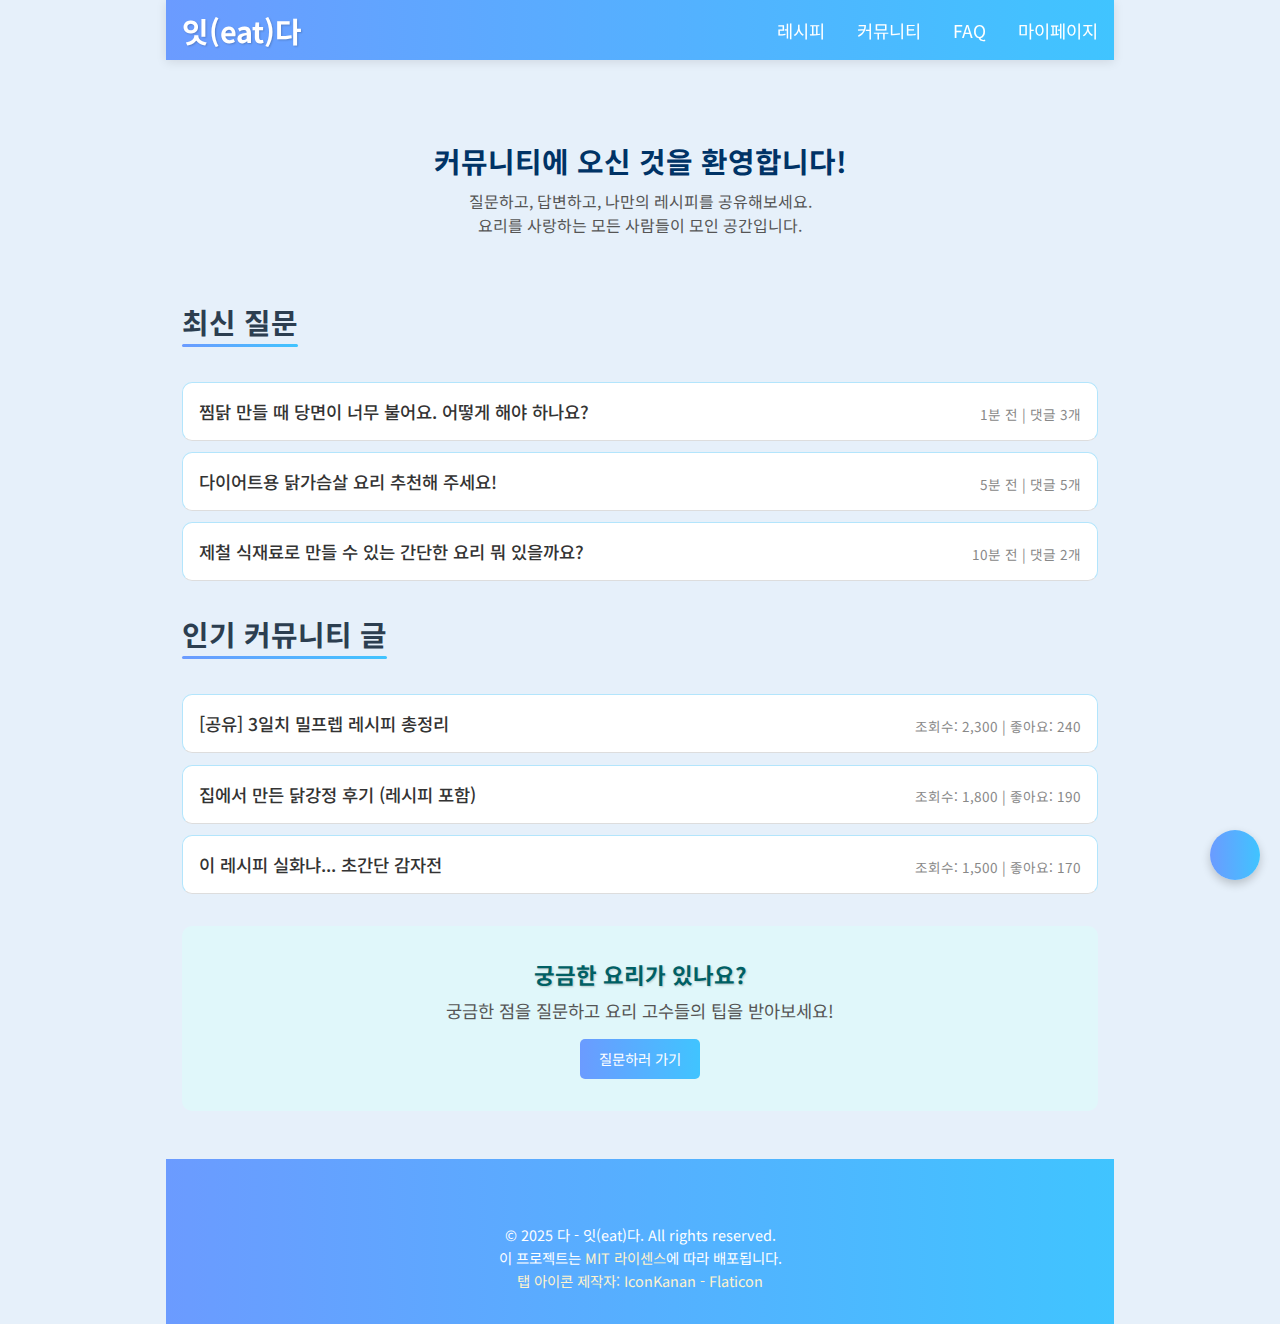
<file: commu.html>
<!DOCTYPE html>
<html lang="ko">
<head>
    <meta charset="UTF-8">
    <meta name="viewport" content="width=device-width, initial-scale=1.0">
    <title>잇(eat)다</title>
    <link rel="foodbook icon" type="image/x-icon" href="tab-icon.png">
    <link href="https://fonts.googleapis.com/css2?family=Noto+Sans+KR:wght@400;500;700&display=swap" rel="stylesheet">
    <link rel="stylesheet" href="https://cdnjs.cloudflare.com/ajax/libs/font-awesome/6.5.1/css/all.min.css" integrity="sha512-DTOQO9RWCH3ppGqcWaEA1BIZOC6xxalwEsw9c2QQeAIftl+Vegovlnee1c9QX4TctnWMn13TZye+giMm8e2LwA==" crossorigin="anonymous" referrerpolicy="no-referrer" />
    <!-- CSS 파일 연결 -->
    <link rel="stylesheet" href="css/global.css">
    <link rel="stylesheet" href="css/header.css">
    <link rel="stylesheet" href="css/main.css">
    <link rel="stylesheet" href="css/footer.css">
    <link rel="stylesheet" href="css/home-icon.css">
    <link rel="stylesheet" href="css/responsive.css">
    <link rel="stylesheet" href="css/commu.css">
</head>
<body class="index-page">
    <!-- 헤더 섹션 -->
    <header>
        <nav class="navbar">
            <i class="fas fa-bars hamburger"></i>
            <div class="logo">잇(eat)다</div>
            <ul class="nav-menu">
                <li class="nav-item">레시피</li>
                <li class="nav-item">커뮤니티</li>
                <li class="nav-item">FAQ</li>
                <li class="nav-item">마이페이지</li>
            </ul>
            <!-- 메뉴 컨테이너 -->
            <div class="menu-container">
                <div class="menu-section">
                    <a href="recipe.html"><h4>레시피</h4></a>
                    <ul>
                        <li><a href="recipecol.html">레시피 모음</a></li>
                        <li><a href="ingredient.html">식재료 정보</a></li>
                        <li><a href="developing.html">조합 레시피(개발중)</a></li>
                    </ul>
                </div>
                <div class="menu-section">
                    <a href="commu.html"><h4>커뮤니티</h4></a>
                    <ul>
                        <li><a href="#">전체 질문</a></li>
                        <li><a href="#">전체 커뮤니티 글</a></li>
                        <li><a href="#">질문 작성</a></li>
                        <li><a href="#">나만의 레시피</a></li>
                    </ul>
                </div>
                <div class="menu-section">
                    <a href="faq.html"><h4>FAQ</h4></a>
                    <ul>
                        <li><a href="faq.html">요리 Q&A</a></li>
                        <li><a href="#">식재료 Q&A</a></li>
                        <li><a href="#">사이트 이용법</a></li>
                    </ul>
                </div>
                <div class="menu-section">
                    <a href="#"><h4>마이페이지</h4></a>
                    <ul>
                        <li><a href="#">프로필 관리</a></li>
                        <li><a href="#">내 저장 레시피</a></li>
                        <li><a href="#">내 활동</a></li>
                        <li><a href="#">설정</a></li>
                    </ul>
                </div>
            </div>
        </nav>
    </header>

    <!-- 메인 섹션 -->
    <main class="commu-content">
        <section class="community-intro">
            <h2>커뮤니티에 오신 것을 환영합니다!</h2>
            <p>질문하고, 답변하고, 나만의 레시피를 공유해보세요.<br>요리를 사랑하는 모든 사람들이 모인 공간입니다.</p>
        </section>
    
        <section class="latest-questions">
            <h2>최신 질문</h2>
            <ul class="question-list">
                <li>
                    <a href="#">찜닭 만들 때 당면이 너무 불어요. 어떻게 해야 하나요?</a>
                    <span class="meta">1분 전 | 댓글 3개</span>
                </li>
                <li>
                    <a href="#">다이어트용 닭가슴살 요리 추천해 주세요!</a>
                    <span class="meta">5분 전 | 댓글 5개</span>
                </li>
                <li>
                    <a href="#">제철 식재료로 만들 수 있는 간단한 요리 뭐 있을까요?</a>
                    <span class="meta">10분 전 | 댓글 2개</span>
                </li>
            </ul>
        </section>
    
        <section class="popular-posts">
            <h2>인기 커뮤니티 글</h2>
            <ul class="question-list">
                <li>
                    <a href="#">[공유] 3일치 밀프렙 레시피 총정리</a>
                    <span class="meta">조회수: 2,300 | 좋아요: 240</span>
                </li>
                <li>
                    <a href="#">집에서 만든 닭강정 후기 (레시피 포함)</a>
                    <span class="meta">조회수: 1,800 | 좋아요: 190</span>
                </li>
                <li>
                    <a href="#">이 레시피 실화냐... 초간단 감자전</a>
                    <span class="meta">조회수: 1,500 | 좋아요: 170</span>
                </li>
            </ul>
        </section>
    
        <section class="ad-box">
            <h3>궁금한 요리가 있나요?</h3>
            <p>궁금한 점을 질문하고 요리 고수들의 팁을 받아보세요!</p>
            <a href="#" class="btn">질문하러 가기</a>
        </section>
    </main>

    <!-- 푸터 섹션 -->
    <footer class="index-content">
        <div class="license-section">
            <p>
                © 2025 다 - 잇(eat)다. All rights reserved.<br>
                이 프로젝트는 <a href="https://opensource.org/licenses/MIT" target="_blank" rel="noopener">MIT 라이센스</a>에 따라 배포됩니다.<br>
                <a href="https://www.flaticon.com/kr/free-icon/eat_5451528?term=%EB%A8%B9%EB%8B%A4&page=1&position=5&origin=search&related_id=5451528" title="먹다 아이콘">탭 아이콘 제작자: IconKanan - Flaticon</a>
            </p>
        </div>
    </footer>

    <!-- 홈 아이콘 -->
    <div class="home-icon">
        <a href="index.html">
            <i class="fa-solid fa-house"></i>
        </a>
    </div>

    <!-- JavaScript 파일 연결 -->
    <script src="js/common.js"></script>
    <script src="js/index.js"></script>
</body>
</html>
</file>
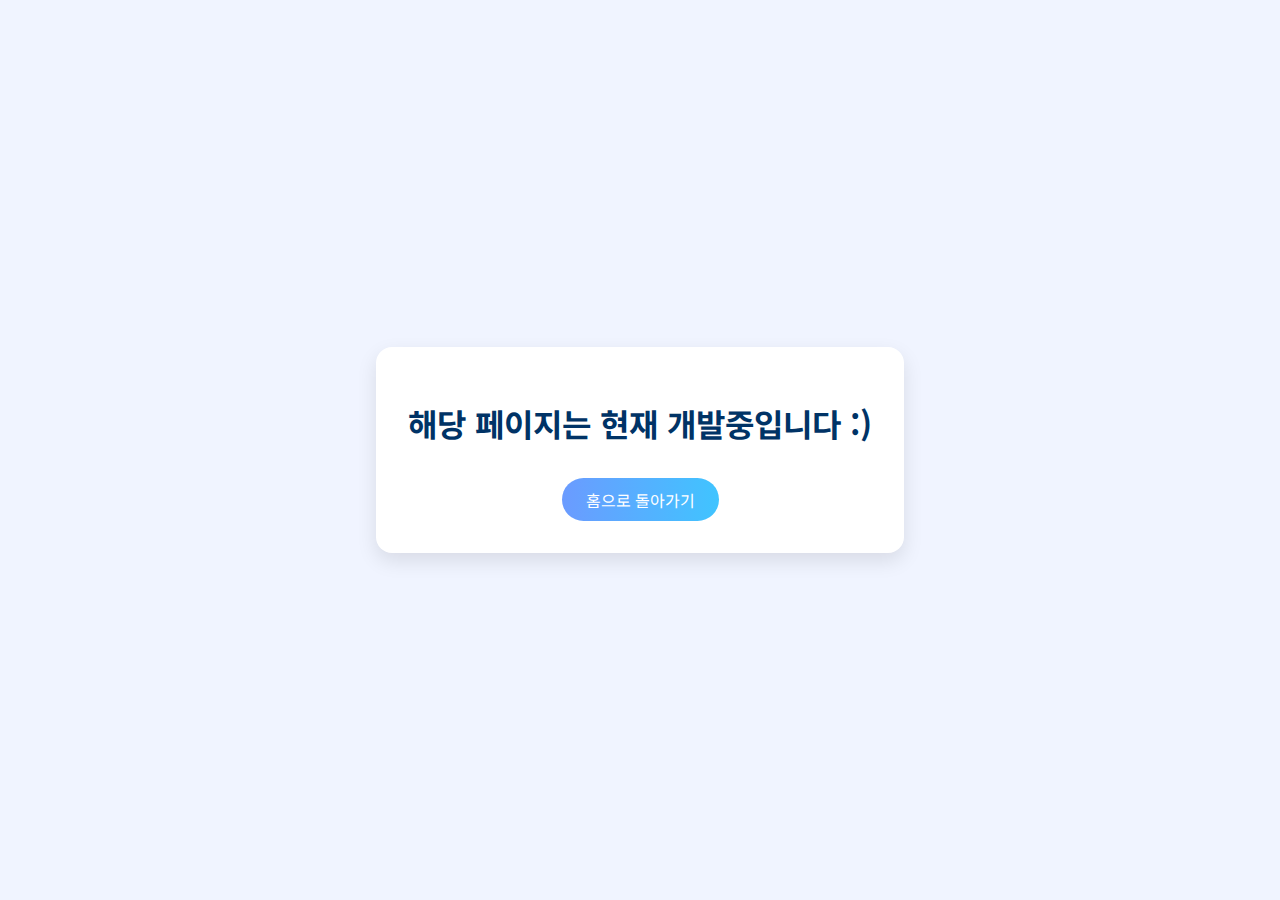
<file: developing.html>
<!DOCTYPE html>
<html lang="ko">
<head>
  <meta charset="UTF-8">
  <meta name="viewport" content="width=device-width, initial-scale=1.0">
  <title>개발중</title>
  <link href="https://fonts.googleapis.com/css2?family=Noto+Sans+KR:wght@500&display=swap" rel="stylesheet">
  <link rel="stylesheet" href="css/developing.css"/>
</head>
<body>
  <div class="container">
    <h1>해당 페이지는 현재 개발중입니다 :)</h1>
    <a href="index.html" class="btn-home">홈으로 돌아가기</a>
  </div>
</body>
</html>
</file>
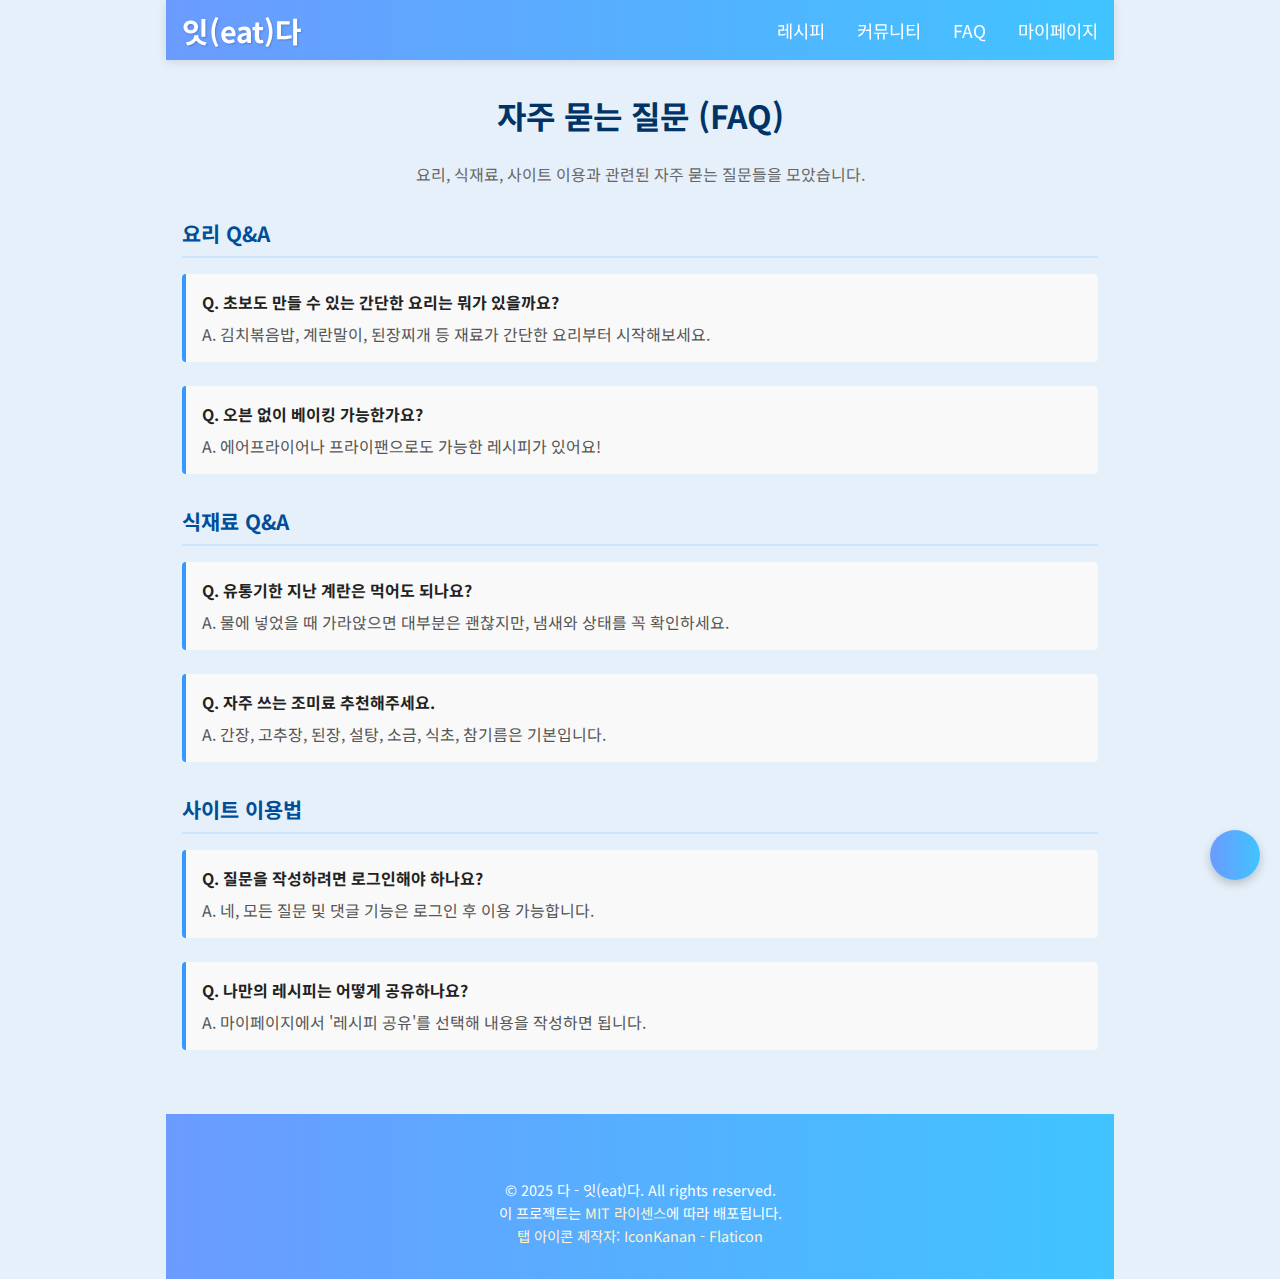
<file: faq.html>
<html lang="ko"><head>
    <meta charset="UTF-8">
    <meta name="viewport" content="width=device-width, initial-scale=1.0">
    <title>잇(eat)다</title>
    <link rel="foodbook icon" type="image/x-icon" href="tab-icon.png">
    <link href="https://fonts.googleapis.com/css2?family=Noto+Sans+KR:wght@400;500;700&amp;display=swap" rel="stylesheet">
    <link rel="stylesheet" href="https://cdnjs.cloudflare.com/ajax/libs/font-awesome/6.5.1/css/all.min.css" integrity="sha512-DTOQO9RWCH3ppGqcWaEA1BIZOC6xxalwEsw9c2QQeAIftl+Vegovlnee1c9QX4TctnWMn13TZye+giMm8e2LwA==" crossorigin="anonymous" referrerpolicy="no-referrer">
    <!-- CSS 파일 연결 -->
    <link rel="stylesheet" href="css/global.css">
    <link rel="stylesheet" href="css/header.css">
    <link rel="stylesheet" href="css/main.css">
    <link rel="stylesheet" href="css/footer.css">
    <link rel="stylesheet" href="css/home-icon.css">
    <link rel="stylesheet" href="css/responsive.css">
    <link rel="stylesheet" href="css/faq.css">
</head>
<body class="index-page">
    <!-- 헤더 섹션 -->
    <header>
        <nav class="navbar">
            <i class="fas fa-bars hamburger"></i>
            <div class="logo">잇(eat)다</div>
            <ul class="nav-menu">
                <li class="nav-item">레시피</li>
                <li class="nav-item">커뮤니티</li>
                <li class="nav-item">FAQ</li>
                <li class="nav-item">마이페이지</li>
            </ul>
            <!-- 메뉴 컨테이너 -->
            <div class="menu-container">
                <div class="menu-section">
                    <a href="recipe.html"><h4>레시피</h4></a>
                    <ul>
                        <li><a href="recipecol.html">레시피 모음</a></li>
                        <li><a href="ingredient.html">식재료 정보</a></li>
                        <li><a href="developing.html">조합 레시피(개발중)</a></li>
                    </ul>
                </div>
                <div class="menu-section">
                    <a href="commu.html"><h4>커뮤니티</h4></a>
                    <ul>
                        <li><a href="#">전체 질문</a></li>
                        <li><a href="#">전체 커뮤니티 글</a></li>
                        <li><a href="#">질문 작성</a></li>
                        <li><a href="#">나만의 레시피</a></li>
                    </ul>
                </div>
                <div class="menu-section">
                    <a href="faq.html"><h4>FAQ</h4></a>
                    <ul>
                        <li><a href="faq.html">요리 Q&A</a></li>
                        <li><a href="#">식재료 Q&A</a></li>
                        <li><a href="#">사이트 이용법</a></li>
                    </ul>
                </div>
                <div class="menu-section">
                    <a href="#"><h4>마이페이지</h4></a>
                    <ul>
                        <li><a href="#">프로필 관리</a></li>
                        <li><a href="#">내 저장 레시피</a></li>
                        <li><a href="#">내 활동</a></li>
                        <li><a href="#">설정</a></li>
                    </ul>
                </div>
            </div>
        </nav>
    </header>

    <!-- 메인 섹션 -->
     
<main class="faq-content">
    <section class="faq-intro">
        <h2>자주 묻는 질문 (FAQ)</h2>
        <p>요리, 식재료, 사이트 이용과 관련된 자주 묻는 질문들을 모았습니다.</p>
    </section>

    <section class="faq-section">
        <h3>요리 Q&A</h3>
        <ul class="faq-list">
            <li>
                <strong>Q. 초보도 만들 수 있는 간단한 요리는 뭐가 있을까요?</strong>
                <p>A. 김치볶음밥, 계란말이, 된장찌개 등 재료가 간단한 요리부터 시작해보세요.</p>
            </li>
            <li>
                <strong>Q. 오븐 없이 베이킹 가능한가요?</strong>
                <p>A. 에어프라이어나 프라이팬으로도 가능한 레시피가 있어요!</p>
            </li>
        </ul>
    </section>

    <section class="faq-section">
        <h3>식재료 Q&A</h3>
        <ul class="faq-list">
            <li>
                <strong>Q. 유통기한 지난 계란은 먹어도 되나요?</strong>
                <p>A. 물에 넣었을 때 가라앉으면 대부분은 괜찮지만, 냄새와 상태를 꼭 확인하세요.</p>
            </li>
            <li>
                <strong>Q. 자주 쓰는 조미료 추천해주세요.</strong>
                <p>A. 간장, 고추장, 된장, 설탕, 소금, 식초, 참기름은 기본입니다.</p>
            </li>
        </ul>
    </section>

    <section class="faq-section">
        <h3>사이트 이용법</h3>
        <ul class="faq-list">
            <li>
                <strong>Q. 질문을 작성하려면 로그인해야 하나요?</strong>
                <p>A. 네, 모든 질문 및 댓글 기능은 로그인 후 이용 가능합니다.</p>
            </li>
            <li>
                <strong>Q. 나만의 레시피는 어떻게 공유하나요?</strong>
                <p>A. 마이페이지에서 '레시피 공유'를 선택해 내용을 작성하면 됩니다.</p>
            </li>
        </ul>
    </section>
</main>


    <!-- 푸터 섹션 -->
    <footer class="index-content">
        <div class="license-section">
            <p>
                © 2025 다 - 잇(eat)다. All rights reserved.<br>
                이 프로젝트는 <a href="https://opensource.org/licenses/MIT" target="_blank" rel="noopener">MIT 라이센스</a>에 따라 배포됩니다.<br>
                <a href="https://www.flaticon.com/kr/free-icon/eat_5451528?term=%EB%A8%B9%EB%8B%A4&amp;page=1&amp;position=5&amp;origin=search&amp;related_id=5451528" title="먹다 아이콘">탭 아이콘 제작자: IconKanan - Flaticon</a>
            </p>
        </div>
    </footer>

    <!-- 홈 아이콘 -->
    <div class="home-icon">
        <a href="index.html">
            <i class="fa-solid fa-house"></i>
        </a>
    </div>

    <!-- JavaScript 파일 연결 -->
    <script src="js/common.js"></script>
    <script src="js/index.js"></script>

</body></html>
</file>
<file: css/global.css>
/* 전역 리셋 및 기본 스타일 */
* {
    margin: 0;
    padding: 0;
    box-sizing: border-box;
    font-family: 'Noto Sans KR', sans-serif;
}

body {
    background-color: #e6f0fa;
    -webkit-user-select: none;
    -moz-user-select: none;
    -ms-user-select: none;
    user-select: none;

    /* 추가된 중앙 정렬용 패딩 */
    padding-left: 13%;
    padding-right: 13%;
}
</file>
<file: css/header.css>
/* 헤더 스타일 */
header {
    background: linear-gradient(90deg, #6b9bff, #40c4ff);
    position: sticky;
    top: 0;
    z-index: 100;
    box-shadow: 0 2px 10px rgba(0, 0, 0, 0.1);
    height: 60px;
    transition: top 0.3s ease;
}

header.hide {
    top: -100px;
  }

.navbar {
    max-width: 1200px;
    margin: 0 auto;
    display: flex;
    align-items: center;
    padding: 1rem;
    height: 100%;
}

.hamburger {
    color: white;
    font-size: 1.5rem;
    cursor: pointer;
    display: none;
}

.logo {
    color: white;
    font-size: 1.8rem;
    font-weight: bold;
    text-shadow: 1px 1px 2px rgba(0, 0, 0, 0.2);
    transition: opacity 0.3s ease;
}

.nav-menu {
    list-style: none;
    display: flex;
    gap: 2rem;
    margin-left: auto;
    transition: opacity 0.3s ease;
}

.nav-item a,
.nav-item {
    color: white;
    text-decoration: none;
    font-size: 1.1rem;
    transition: color 0.3s ease;
}

.nav-item a:hover,
.nav-item:hover {
    color: #000000;
}

/* index.html의 메뉴 컨테이너 스타일 */
.menu-container {
    background-color: #ffffff;
    box-shadow: 0 4px 10px rgba(0, 0, 0, 0.1);
    border: 1px solid #b3e5fc;
    z-index: 99;
    display: none;
}

.menu-section {
    padding: 0 1rem;
}

.menu-section h4 {
    color: #2c3e50;
    font-size: 1.2rem;
    margin-bottom: 0.5rem;
}

/* h4를 감싼 링크 스타일 */
.menu-section a > h4 {
color: #2c3e50;
text-decoration: none;
margin-bottom: 0.5rem;
display: inline-block;
font-size: 1.2rem;
transition: color 0.3s ease;
}

/* 마우스 호버 시 색상만 변화 */
.menu-section a:hover > h4 {
color: #6b9bff;
}

/* 혹시 밑줄이 들어간 ::after 제거 */
.menu-section h4::after {
content: none !important;
display: none !important;
}
  
.menu-section ul {
    list-style: none;
}

.menu-section li {
    padding: 0.5rem 0;
}

.menu-section li a {
    color: #2c3e50;
    font-size: 0.9rem;
    text-decoration: none;
    transition: color 0.3s ease;
}

.menu-section li a:hover {
    color: #6b9bff;
}
</file>
<file: css/main.css>
/* 메인 콘텐츠 스타일 */
main {
    max-width: 1200px;
    margin: 3rem auto;
    padding: 0 1rem;
}

.recipe-section,
.today-recipe,
.popular-questions {
    margin-bottom: 3rem;
}

h2 {
    font-size: 1.8rem;
    margin-bottom: 1.5rem;
    color: #2c3e50;
    position: relative;
    display: inline-block;
}

h2::after {
    content: '';
    position: absolute;
    bottom: -5px;
    left: 0;
    width: 100%;
    height: 3px;
    background: linear-gradient(90deg, #6b9bff, #40c4ff);
    border-radius: 2px;
}

.recipe-grid {
    display: grid;
    grid-template-columns: repeat(auto-fill, minmax(250px, 1fr));
    gap: 1.5rem;
}

.recipe-card {
    background-color: white;
    border-radius: 15px;
    box-shadow: 0 5px 15px rgba(0, 0, 0, 0.05);
    padding: 1.5rem;
    text-align: center;
    transition: transform 0.3s ease, box-shadow 0.3s ease;
}

.recipe-card:hover {
    transform: translateY(-5px);
    box-shadow: 0 8px 20px rgba(0, 0, 0, 0.1);
}

.recipe-card img {
    max-width: 100%;
    border-radius: 10px;
    margin-bottom: 1rem;
    border: 2px solid #b3e5fc;
}

.recipe-card h3 {
    font-size: 1.3rem;
    margin-bottom: 0.5rem;
    color: #2c3e50;
}

.recipe-card p {
    color: #7f8c8d;
    font-size: 0.9rem;
    margin-bottom: 1rem;
    line-height: 1.5;
}

.btn {
    display: inline-block;
    padding: 0.6rem 1.2rem;
    background: linear-gradient(90deg, #6b9bff, #40c4ff);
    color: white;
    text-decoration: none;
    border-radius: 25px;
    font-size: 0.9rem;
    transition: background 0.3s ease, transform 0.3s ease;
}

.btn:hover {
    background: linear-gradient(90deg, #40c4ff, #6b9bff);
    transform: scale(1.05);
}

/* index.html의 질문 리스트 스타일 */
.question-list {
    list-style: none;
}

.question-list li {
    background-color: white;
    padding: 1.2rem;
    margin-bottom: 0.7rem;
    border-radius: 10px;
    display: flex;
    justify-content: space-between;
    align-items: center;
    transition: background 0.3s ease;
    border: 1px solid #b3e5fc;
}

.question-list li:hover {
    background-color: #f0f8ff;
}

.question-list li a {
    color: #2c3e50;
    text-decoration: none;
    font-weight: 500;
}

.question-list li a:hover {
    color: #6b9bff;
}

.meta {
    color: #95a5a6;
    font-size: 0.9rem;
}

.ad-box {
    max-width: 1200px;
    margin: 0 auto;
    background-color: rgb(140, 199, 255);
    padding: 2rem;
    border-radius: 15px;
    backdrop-filter: blur(5px);
    transition: transform 0.3s ease, box-shadow 0.3s ease;
    text-align: center;
}

.ad-box:hover {
    transform: translateY(-5px);
    box-shadow: 0 8px 20px rgba(0, 0, 0, 0.1);
}

.ad-box h3 {
    font-size: 1.8rem;
    margin-bottom: 0.7rem;
    text-shadow: 1px 1px 2px rgba(0, 0, 0, 0.2);
    color: white;
}

.ad-box p {
    margin-bottom: 1.5rem;
    font-size: 1.1rem;
    color: black;
}
</file>
<file: css/footer.css>
/* 푸터 스타일 */
footer {
    background: linear-gradient(90deg, #6b9bff, #40c4ff);
    color: white;
    padding: 1rem 0;
    text-align: center;
}

.license-section {
    max-width: 1200px;
    margin: 2rem auto 0;
    padding: 1rem;
    text-align: center;
}

.license-section p {
    font-size: 0.9rem;
    line-height: 1.6;
}

.license-section a {
    color: #fff3cd;
    text-decoration: none;
    transition: color 0.3s ease;
}

.license-section a:hover {
    color: #b3e5fc;
    text-decoration: underline;
}
</file>
<file: css/home-icon.css>
/* 홈 아이콘 스타일 */
.home-icon {
    position: fixed;
    bottom: 20px;
    right: 20px;
    width: 50px;
    height: 50px;
    background: linear-gradient(90deg, #6b9bff, #40c4ff);
    border-radius: 50%;
    display: flex;
    align-items: center;
    justify-content: center;
    box-shadow: 0 4px 10px rgba(0, 0, 0, 0.2);
    transition: transform 0.3s ease, box-shadow 0.3s ease;
    z-index: 1000;
}

.home-icon:hover {
    transform: scale(1.1);
    box-shadow: 0 6px 15px rgba(0, 0, 0, 0.3);
}

.home-icon a {
    display: flex;
    align-items: center;
    justify-content: center;
    width: 100%;
    height: 100%;
    text-decoration: none;
    color: white;
    font-size: 24px;
}
</file>
<file: css/responsive.css>
/* 반응형 디자인 */

/* 1024px 이하 */
@media (max-width: 1024px) {
    main {
        margin-left: calc(200px + 1rem);
    }

    footer {
        margin-left: calc(200px + 1rem);
    }

    .index-content {
        margin-left: 1rem;
    }

    .recipe-grid {
        grid-template-columns: repeat(auto-fill, minmax(200px, 1fr));
    }

    .navbar {
        padding: 0.5rem 1rem;
    }

    .logo {
        font-size: 1.5rem;
    }

    .nav-menu {
        gap: 1rem;
    }

    .nav-item {
        font-size: 1rem;
    }

    .recipe-card {
        padding: 1.5rem;
    }

    .ad-box {
        padding: 1.5rem;
    }
}

/* 768px 이하 */
@media (max-width: 768px) {
    .hamburger {
        display: block;
        order: 1;
    }

    .logo {
        margin-left: auto;
        order: 2;
    }

    .nav-menu {
        display: none;
    }

    .navbar {
        justify-content: space-between;
    }

    .sidebar {
        width: 160px;
        transform: translateX(-160px);
    }

    .sidebar.active {
        transform: translateX(0);
    }

    main {
        margin: 1rem;
    }

    footer {
        margin-left: 0;
        max-width: 100%;
    }

    .recipe-card img {
        max-width: 80%;
    }

    .question-list li {
        flex-direction: column;
        align-items: flex-start;
        gap: 0.5rem;
    }

    .meta {
        font-size: 0.8rem;
    }

    .home-icon {
        width: 40px;
        height: 40px;
        font-size: 20px;
    }

    /* index.html의 메뉴 컨테이너 */
    .menu-container {
        position: fixed;
        top: 0;
        left: -250px;
        width: 250px;
        height: 100%;
        padding: 2rem 1rem;
        transition: left 0.3s ease;
        display: flex;
        flex-direction: column;
    }

    .menu-container.active {
        left: 0;
    }
}

/* 480px 이하 */
@media (max-width: 480px) {
    .logo {
        font-size: 1.5rem;
    }

    .sidebar {
        width: 140px;
        transform: translateX(-140px);
    }

    .sidebar h3 {
        font-size: 1.2rem;
    }

    .sidebar > ul > li > a {
        font-size: 0.9rem;
    }

    .sidebar .sub-menu li a {
        font-size: 0.8rem;
    }

    .recipe-card h3 {
        font-size: 1.1rem;
    }

    .recipe-card p {
        font-size: 0.8rem;
    }

    .btn {
        padding: 0.5rem 1rem;
        font-size: 0.8rem;
    }

    .home-icon {
        width: 40px;
        height: 40px;
        font-size: 20px;
    }

    h2 {
        font-size: 1.5rem;
    }

    .ad-box h3 {
        font-size: 1.5rem;
    }

    .ad-box p {
        font-size: 0.9rem;
    }
}

/* index.html의 데스크톱 호버 스타일 */
@media (min-width: 769px) {
    .menu-container {
        position: absolute;
        top: 100%;
        left: 50%;
        transform: translateX(-50%);
        max-width: 1200px;
        width: 100%;
        border-radius: 0 0 8px 8px;
        padding: 1rem;
        opacity: 0;
        transition: opacity 0.3s ease;
    }

    .index-page header:hover .menu-container {
        display: flex;
        opacity: 1;
    }

    
    .index-page header:hover .nav-menu {
        opacity: 0;
    }

    .menu-section {
        flex: 1;
        min-height: 150px;
    }
}
</file>
<file: css/commu.css>
/* 커뮤니티 인트로 */
.community-intro {
    text-align: center;
    padding: 2rem 1rem;
    /* background-color: #ffffff; */
    border-radius: 10px;
    margin-bottom: 2rem;
}

.community-intro h2 {
    font-size: 1.8rem;
    margin-bottom: 0.5rem;
    color: #003366;
}

.community-intro h2::after {
    display: none !important;
    content: none;
}

.community-intro p {
    font-size: 1rem;
    color: #555;
}

/* 질문 목록 공통 스타일 */
.question-list {
    list-style: none;
    padding: 0;
    margin: 1rem 0;
}

.question-list li {
    padding: 1rem;
    border-bottom: 1px solid #ddd;
}

.question-list li a {
    font-size: 1.1rem;
    font-weight: 500;
    text-decoration: none;
    color: #333;
}

.question-list li .meta {
    display: block;
    font-size: 0.85rem;
    color: #888;
    margin-top: 0.3rem;
}

/* 섹션 간 간격 */
.latest-questions,
.popular-posts,
.ad-box {
    margin: 2rem 0;
}

/* 광고 박스 스타일 */
.ad-box {
    background-color: #e0f7fa;
    padding: 2rem;
    border-radius: 10px;
    text-align: center;
}

.ad-box h3 {
    font-size: 1.4rem;
    margin-bottom: 0.5rem;
    color: #006064;
}

.ad-box p {
    color: #555;
    margin-bottom: 1rem;
}

.ad-box .btn {
    background-color: #00796b;
    color: white;
    padding: 0.6rem 1.2rem;
    border: none;
    border-radius: 5px;
    text-decoration: none;
}
</file>
<file: css/developing.css>
body {
    margin: 0;
    padding: 0;
    font-family: 'Noto Sans KR', sans-serif;
    display: flex;
    justify-content: center;
    align-items: center;
    height: 100vh;
    background: #f0f4ff;
    text-align: center;
  }

  .container {
    padding: 2rem;
    background: white;
    border-radius: 16px;
    box-shadow: 0 8px 20px rgba(0,0,0,0.1);
  }

  h1 {
    font-size: 2rem;
    color: #003366;
    margin-bottom: 1rem;
  }

  .btn-home {
    display: inline-block;
    margin-top: 1rem;
    padding: 0.6rem 1.5rem;
    background: linear-gradient(90deg, #6b9bff, #40c4ff);
    color: white;
    text-decoration: none;
    border-radius: 30px;
    font-size: 1rem;
    transition: background 0.3s ease;
  }

  .btn-home:hover {
    background: linear-gradient(90deg, #40c4ff, #6b9bff);
  }
</file>
<file: css/faq.css>
/* FAQ 메인 스타일 */
.faq-content {
    max-width: 1000px;
    margin: 0 auto;
    padding: 2rem 1rem;
    font-family: 'Noto Sans KR', sans-serif;
  }
  
  .faq-intro {
    text-align: center;
    margin-bottom: 2rem;
  }

  .faq-intro h2 {
    font-size: 2rem;
    color: #003366;
  }

  .faq-intro h2::after {
    display: none !important;
    content: none;
  }
  
  .faq-intro p {
    font-size: 1rem;
    color: #666;
  }
  
  /* FAQ 항목 섹션 */
  .faq-section {
    margin-bottom: 2rem;
  }
  
  .faq-section h3 {
    font-size: 1.3rem;
    color: #004d99;
    margin-bottom: 1rem;
    border-bottom: 2px solid #cce5ff;
    padding-bottom: 0.5rem;
  }
  
  .faq-list {
    list-style: none;
    padding-left: 0;
  }
  
  .faq-list li {
    margin-bottom: 1.5rem;
    background-color: #f9f9f9;
    border-left: 4px solid #3399ff;
    padding: 1rem;
    border-radius: 4px;
  }
  
  .faq-list li strong {
    display: block;
    margin-bottom: 0.5rem;
    color: #222;
  }
  
  .faq-list li p {
    margin: 0;
    color: #555;
    line-height: 1.5;
  }
</file>
